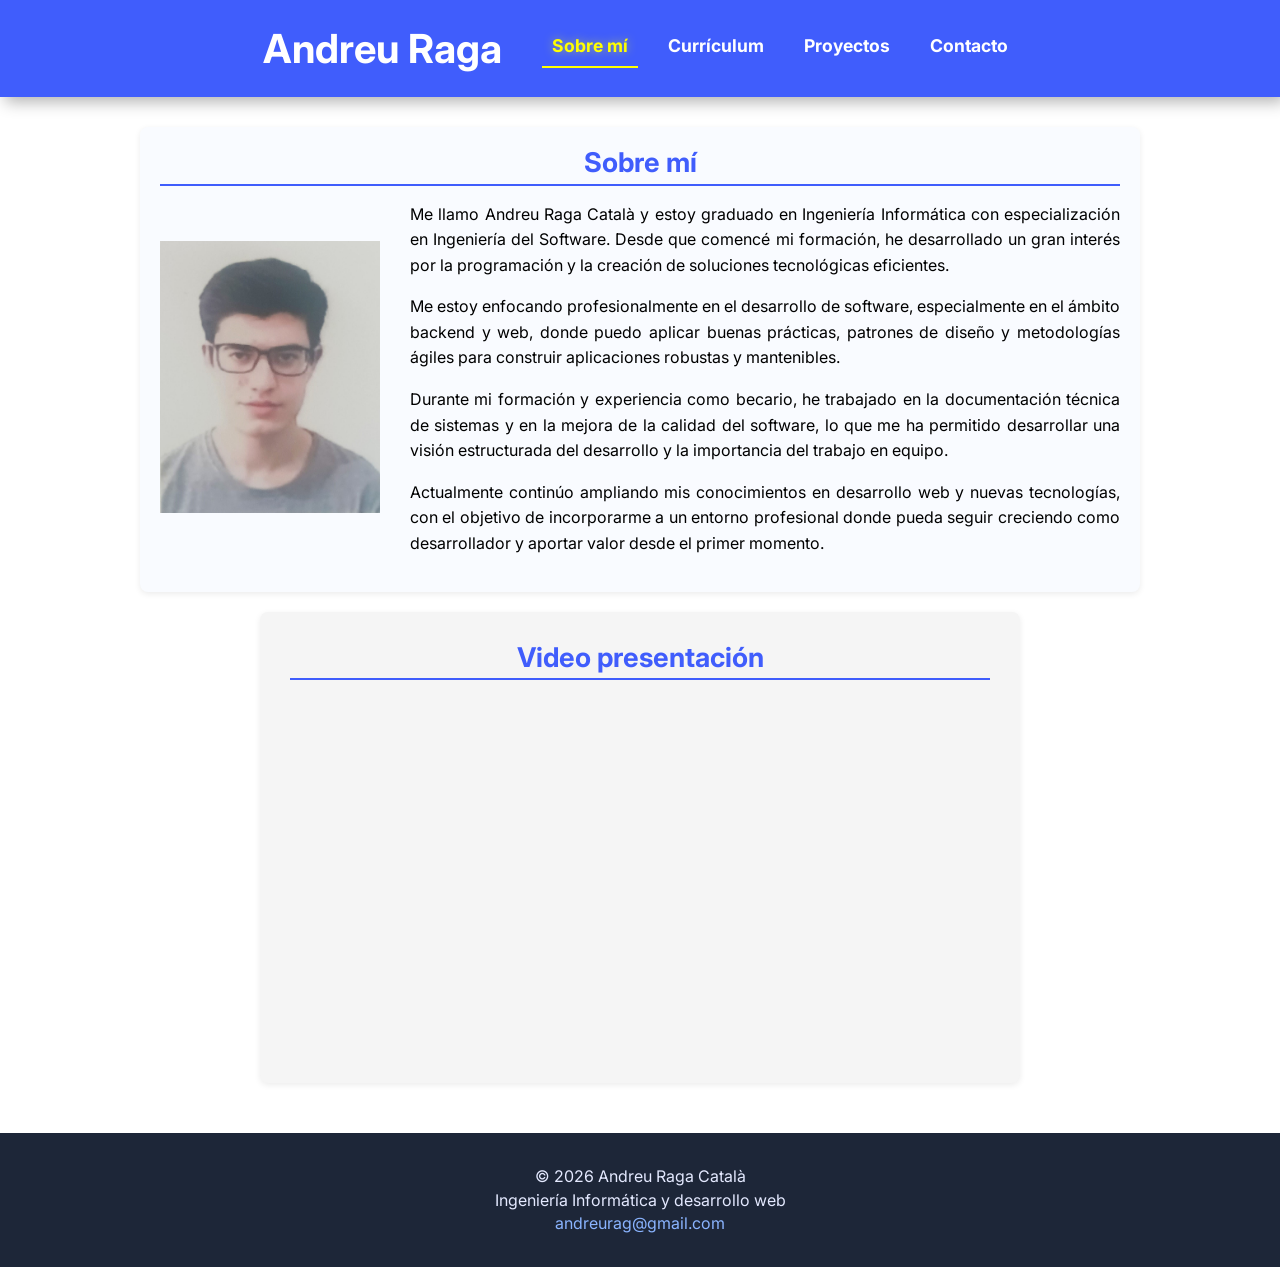
<file: index.html>
<!DOCTYPE html>
<html lang="es">
<head>
    <meta charset="UTF-8">
    <meta name="viewport" content="width=device-width, initial-scale=1.0">
    <title>AEV3 - Creación de un Website personal / profesional </title>
    <link rel="stylesheet" type="text/css" href="normalize.css">
    <script src="modernizr-custom.js"></script>
    <link rel="stylesheet" href="estilos.css">
</head>
<body>
    <header>
        <h1><a href="index.html">Andreu Raga</a></h1>
        <nav>
            <ul>
                <li><a href="index.html" class="pag-actual">Sobre mí</a></li>
                <li><a href="curriculum.html">Currículum</a></li>
                <li><a href="proyectos.html">Proyectos</a></li>
                <li><a href="contacto.html">Contacto</a></li>
            </ul>
        </nav>
    </header>

    <main>
        <section class="about-section">
            <h2>Sobre mí</h2>
            <article>
                <figure>
                    <img src="Foto tamaño carnet.jpg" alt="Foto de Andreu Raga Català">
                </figure>
                <div>
                    <p>
                        Me llamo Andreu Raga Català y estoy graduado en Ingeniería Informática con especialización en Ingeniería del Software.
                        Desde que comencé mi formación, he desarrollado un gran interés por la programación y la creación de soluciones tecnológicas eficientes.
                    </p>

                    <p>
                        Me estoy enfocando profesionalmente en el desarrollo de software, especialmente en el ámbito backend y web,
                        donde puedo aplicar buenas prácticas, patrones de diseño y metodologías ágiles para construir aplicaciones robustas y mantenibles.
                    </p>

                    <p>
                        Durante mi formación y experiencia como becario, he trabajado en la documentación técnica de sistemas y en la mejora de la calidad del software,
                        lo que me ha permitido desarrollar una visión estructurada del desarrollo y la importancia del trabajo en equipo.
                    </p>

                    <p>
                        Actualmente continúo ampliando mis conocimientos en desarrollo web y nuevas tecnologías, con el objetivo de incorporarme a un entorno profesional
                        donde pueda seguir creciendo como desarrollador y aportar valor desde el primer momento.
                    </p>
                </div>
            </article>
        </section>

        <section class="video-section">
            <h2>Video presentación</h2>
            <figure class="video-figure">
                <iframe src="https://www.youtube.com/embed/Lc0o0nvRXas?si=YIuaANtqLBgov5ND" title="Videopresentación" frameborder="0" allow="accelerometer; autoplay; clipboard-write; encrypted-media; gyroscope; picture-in-picture; web-share" referrerpolicy="strict-origin-when-cross-origin" allowfullscreen></iframe>
            </figure>
        </section>
    </main>

    <footer>
        <div>
            <p>© 2026 Andreu Raga Català</p>
            <p>Ingeniería Informática y desarrollo web</p>
            <p><a href="mailto:andreurag@gmail.com">andreurag@gmail.com</a></p>
        </div>
    </footer>
</body>
</html>
</file>
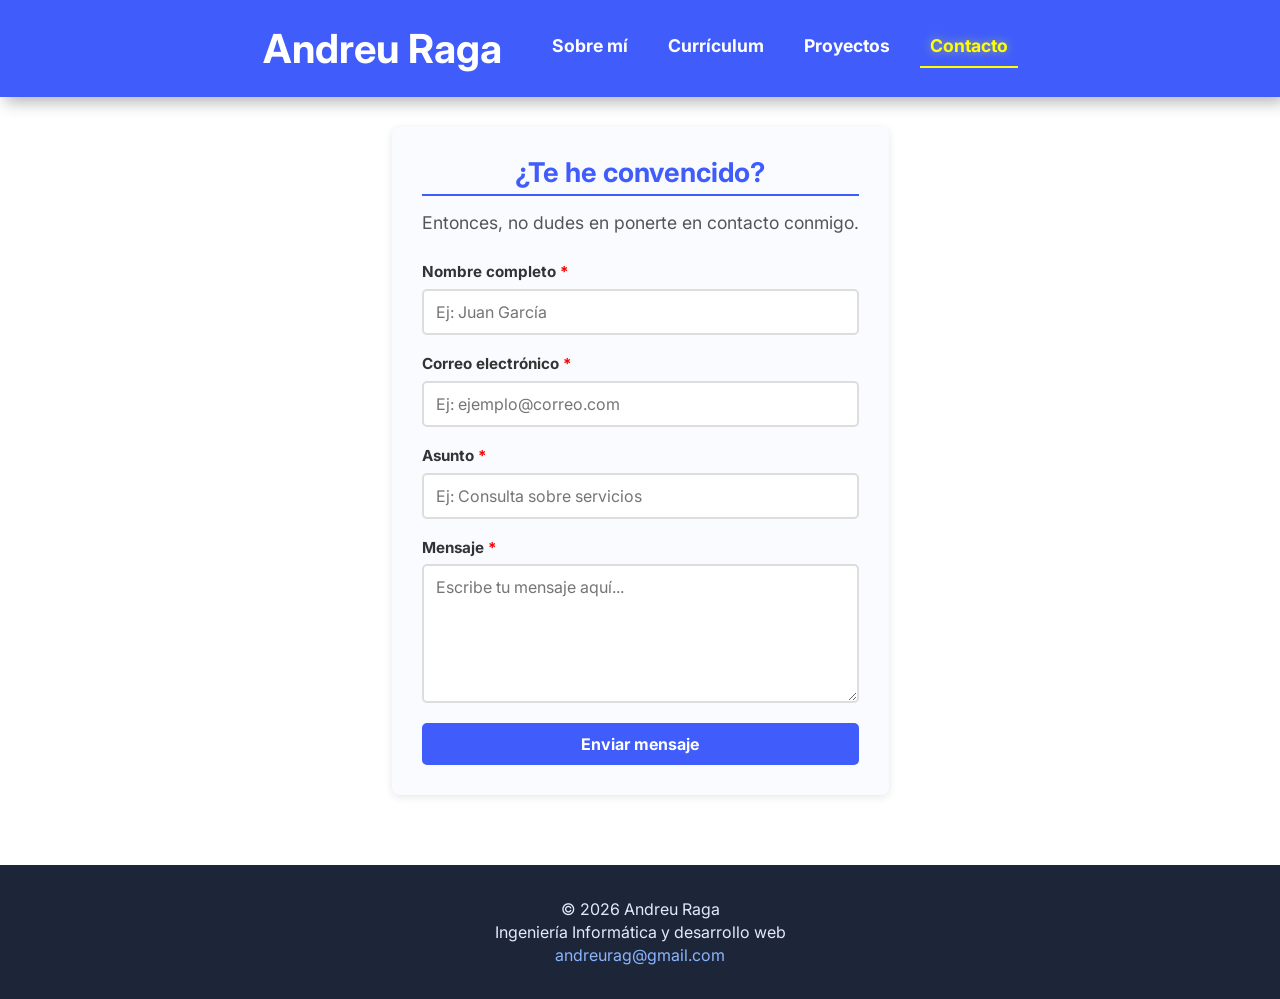
<file: contacto.html>
<!DOCTYPE html>
<html lang="es">
<head>
    <meta charset="UTF-8">
    <meta name="viewport" content="width=device-width, initial-scale=1.0">
    <title>AEV3 - Creación de un Website personal / profesional </title>
    <link rel="stylesheet" type="text/css" href="normalize.css">
    <script src="modernizr-custom.js"></script>
    <link rel="stylesheet" href="estilos.css">
</head>
<body>
    <header>
        <h1><a href="index.html">Andreu Raga</a></h1>
        <nav>
            <ul>
                <li><a href="index.html">Sobre mí</a></li>
                <li><a href="curriculum.html">Currículum</a></li>
                <li><a href="proyectos.html">Proyectos</a></li>
                <li><a href="contacto.html" class="pag-actual">Contacto</a></li>
            </ul>
        </nav>
    </header>

    <main>
        <section class="contacto-section">
            <h2>¿Te he convencido?</h2>
            <p class="intro-text">Entonces, no dudes en ponerte en contacto conmigo.</p>
            <form method="POST" action="contacto.php">
                <div class="form-group">
                    <label for="name">Nombre completo <span class="requerido">*</span></label>
                    <input id="name" type="text" name="name" placeholder="Ej: Juan García" required>
                </div>
                    
                <div class="form-group">
                    <label for="email">Correo electrónico <span class="requerido">*</span></label>
                    <input id="email" type="email" name="email" placeholder="Ej: ejemplo@correo.com" required>
                </div>

                <div class="form-group">
                    <label for="asunto">Asunto <span class="requerido">*</span></label>
                    <input id="asunto" type="text" name="asunto" placeholder="Ej: Consulta sobre servicios" required>
                </div>

                <div class="form-group">
                    <label for="message">Mensaje <span class="requerido">*</span></label>
                    <textarea id="message" name="message" placeholder="Escribe tu mensaje aquí..." rows="6" required></textarea>
                </div>

                <button type="submit">Enviar mensaje</button>
            </form>
        </section>
    </main>

    <footer>
        <div>
            <p>© 2026 Andreu Raga</p>
            <p>Ingeniería Informática y desarrollo web</p>
            <p><a href="mailto:andreurag@gmail.com">andreurag@gmail.com</a></p>
        </div>
    </footer>
</body>
</html>
</file>
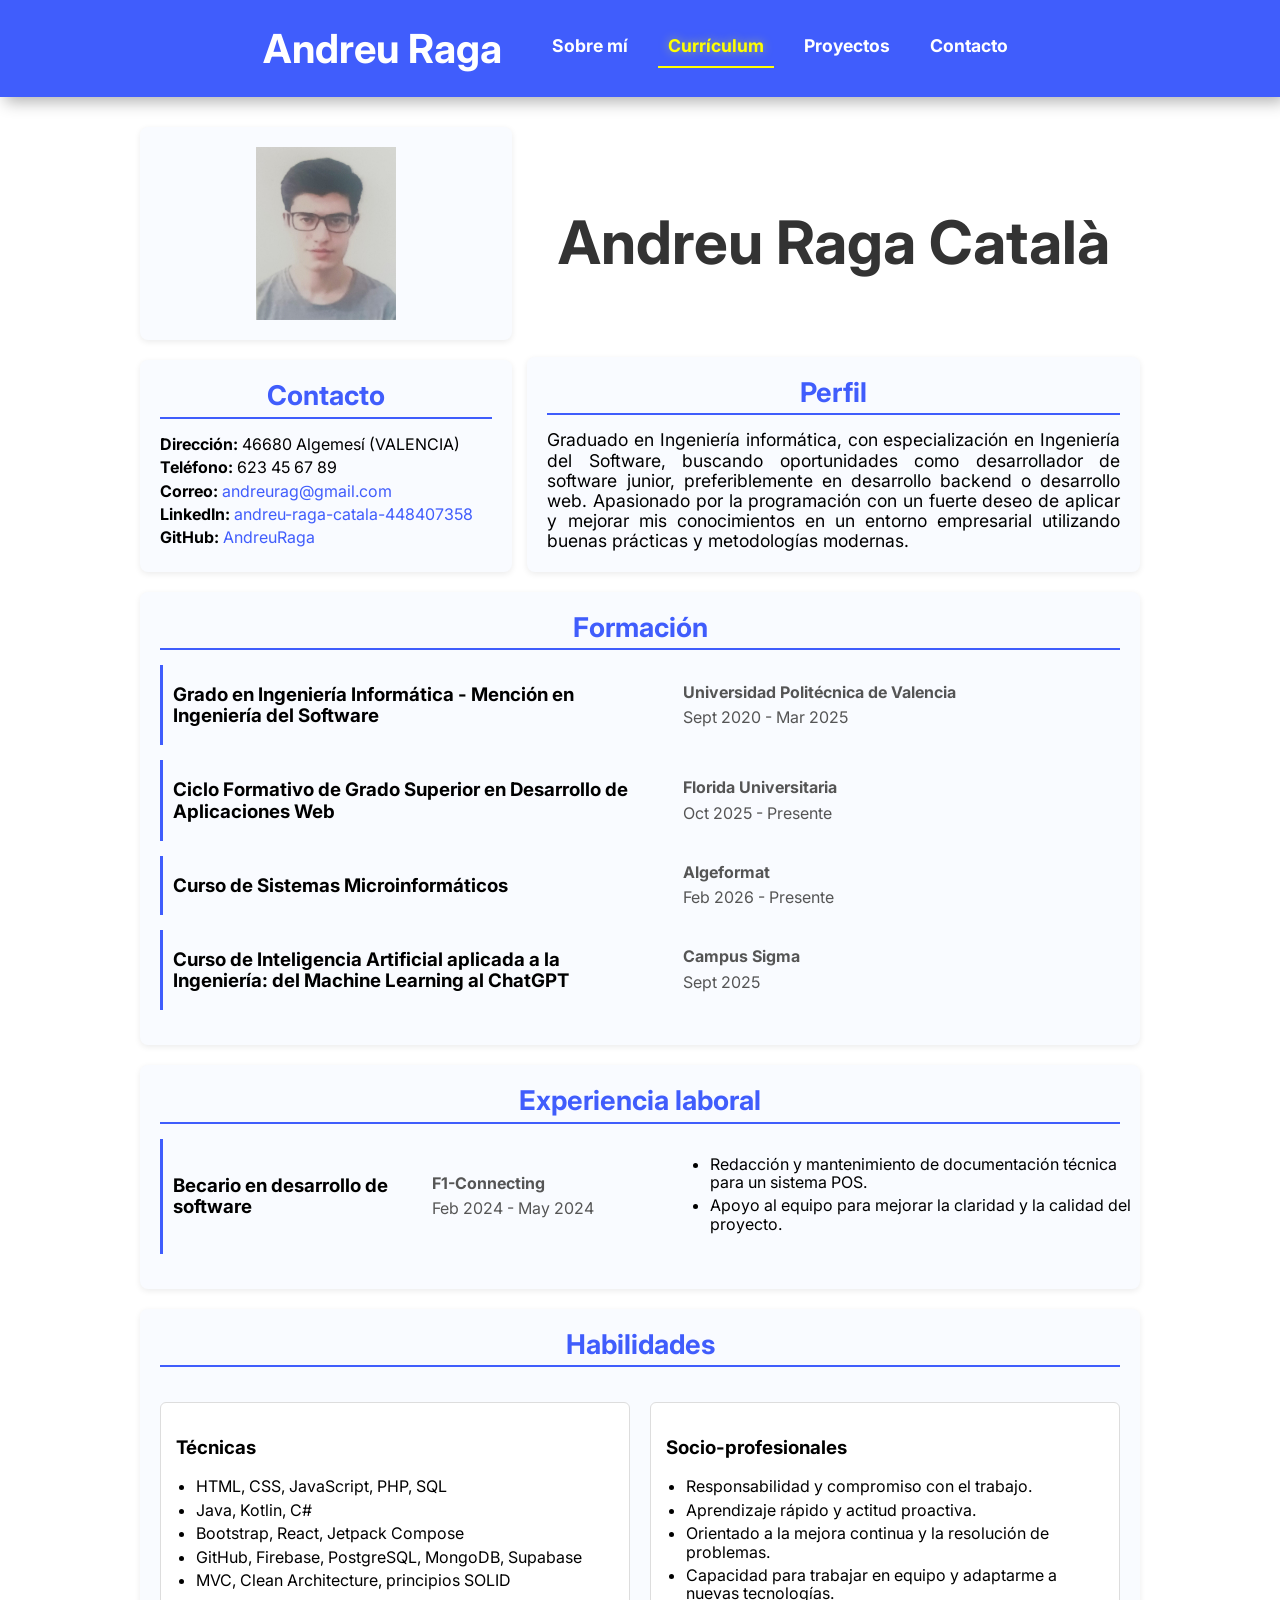
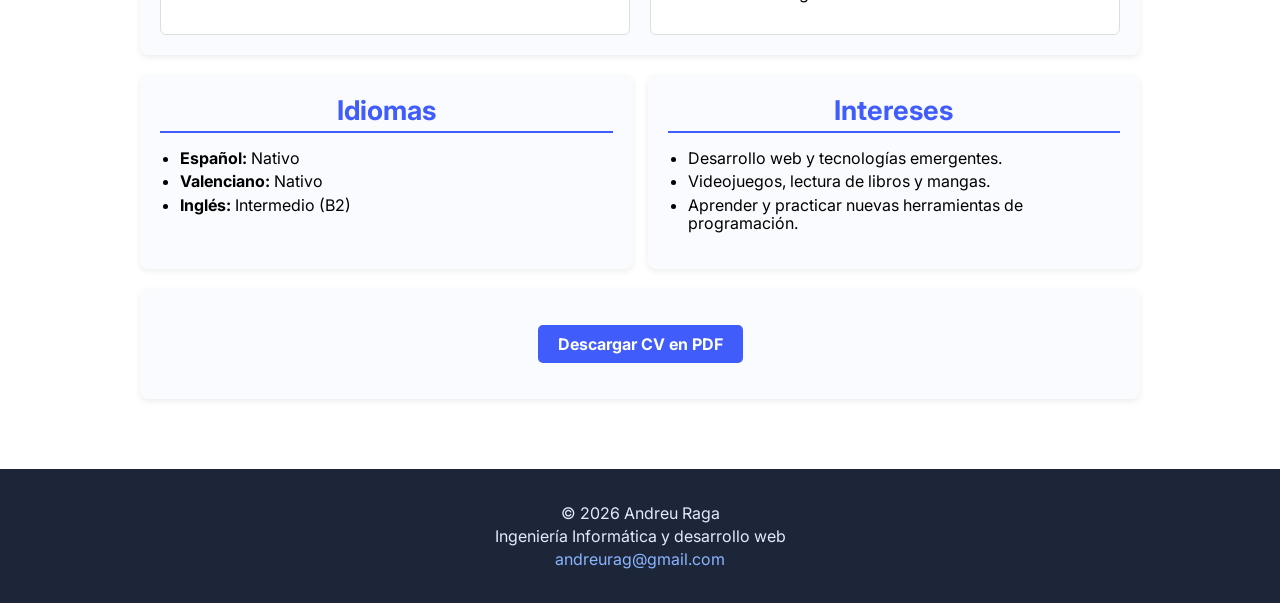
<file: curriculum.html>
<!DOCTYPE html>
<html lang="es">
<head>
    <meta charset="UTF-8">
    <meta name="viewport" content="width=device-width, initial-scale=1.0">
    <title>AEV3 - Creación de un Website personal / profesional </title>
    <link rel="stylesheet" type="text/css" href="normalize.css">
    <script src="modernizr-custom.js"></script>
    <link rel="stylesheet" href="estilos.css">
</head>
<body>
    <header>
        <h1><a href="index.html">Andreu Raga</a></h1>
        <nav>
            <ul>
                <li><a href="index.html">Sobre mí</a></li>
                <li><a href="curriculum.html" class="pag-actual">Currículum</a></li>
                <li><a href="proyectos.html">Proyectos</a></li>
                <li><a href="contacto.html">Contacto</a></li>
            </ul>
        </nav>
    </header>

    <main>
        <div id="contacto-perfil">
            <div id="foto-contacto">
                <section id="foto">
                    <figure>
                        <img src="Foto tamaño carnet.jpg" alt="Foto de Andreu Raga Català">
                    </figure>
                </section>

                <section id="contacto">
                    <h2>Contacto</h2>
                    <ul>
                        <li><strong>Dirección:</strong> 46680 Algemesí (VALENCIA)</li>
                        <li><strong>Teléfono:</strong> 623 45 67 89</li>
                        <li><strong>Correo:</strong> <a href="mailto:andreurag@gmail.com">andreurag@gmail.com</a></li>
                        <li><strong>LinkedIn:</strong> <a href="https://www.linkedin.com/in/andreu-raga-catala-448407358/" target="_blank" rel="noopener noreferrer">andreu-raga-catala-448407358</a></li>
                        <li><strong>GitHub:</strong> <a href="https://github.com/AndreuRaga" target="_blank" rel="noopener noreferrer">AndreuRaga</a></li>
                    </ul>
                </section>
            </div>
            
            <div id="nombre-perfil">
                <section id="nombre">
                    <h1>Andreu Raga Català</h1>
                </section>

                <section id="perfil">
                    <h2>Perfil</h2>
                    <p>
                        Graduado en Ingeniería informática, con especialización en Ingeniería del Software, buscando oportunidades como desarrollador de software junior, preferiblemente en desarrollo backend o desarrollo web. Apasionado por la programación con un fuerte deseo de aplicar y mejorar mis conocimientos en un entorno empresarial utilizando buenas prácticas y metodologías modernas. 
                    </p>
                </section>
            </div>
        </div>

        <section id="formacion">
            <h2>Formación</h2>
            <article>
                <h3>Grado en Ingeniería Informática - Mención en Ingeniería del Software</h3>
                <div>
                    <p>Universidad Politécnica de Valencia</p>
                    <p>Sept 2020 - Mar 2025</p>
                </div>
                
            </article>
            
            <article>
                <h3>Ciclo Formativo de Grado Superior en Desarrollo de Aplicaciones Web</h3>
                <div>
                    <p>Florida Universitaria</p>
                    <p>Oct 2025 - Presente</p>
                </div>
            </article>

             <article>
                <h3>Curso de Sistemas Microinformáticos</h3>
                <div>
                    <p>Algeformat</p>
                    <p>Feb 2026 - Presente</p>
                </div>
            </article>

            <article>
                <h3>Curso de Inteligencia Artificial aplicada a la Ingeniería: del Machine Learning al ChatGPT</h3>
                <div>
                    <p>Campus Sigma</p>
                    <p>Sept 2025</p>
                </div>
            </article>
        </section>

        <section id="experiencia">
            <h2>Experiencia laboral</h2>
            <article>
                <h3>Becario en desarrollo de software</h3>
                <div>
                    <p>F1-Connecting</p>
                    <p>Feb 2024 - May 2024</p>
                </div>
                <ul>
                    <li>Redacción y mantenimiento de documentación técnica para un sistema POS.</li>
                    <li>Apoyo al equipo para mejorar la claridad y la calidad del proyecto.</li>
                </ul>
            </article>
        </section>

        <section id="habilidades">
            <h2>Habilidades</h2>
            <div>
                <h3>Técnicas</h3>
                <ul>
                    <li>HTML, CSS, JavaScript, PHP, SQL</li>
                    <li>Java, Kotlin, C#</li>
                    <li>Bootstrap, React, Jetpack Compose</li>
                    <li>GitHub, Firebase, PostgreSQL, MongoDB, Supabase</li>
                    <li>MVC, Clean Architecture, principios SOLID</li>
                </ul>
            </div>
            <div>
                <h3>Socio-profesionales</h3>
                <ul>
                    <li>Responsabilidad y compromiso con el trabajo.</li>
                    <li>Aprendizaje rápido y actitud proactiva.</li>
                    <li>Orientado a la mejora continua y la resolución de problemas.</li>
                    <li>Capacidad para trabajar en equipo y adaptarme a nuevas tecnologías.</li>
                </ul>
            </div>
        </section>

        <div id="idiomas-intereses">
            <section id="idiomas">
                <h2>Idiomas</h2>
                <ul>
                    <li><strong>Español:</strong> Nativo</li>
                    <li><strong>Valenciano:</strong> Nativo</li>
                    <li><strong>Inglés:</strong> Intermedio (B2)</li>
                </ul>
            </section>

            <section id="intereses">
                <h2>Intereses</h2>
                <ul>
                    <li>Desarrollo web y tecnologías emergentes.</li>
                    <li>Videojuegos, lectura de libros y mangas.</li>
                    <li>Aprender y practicar nuevas herramientas de programación.</li>
                </ul>
            </section>
        </div>

        <section id="descarga-cv">
            <p><a href="https://drive.google.com/file/d/1nPdFmP-NkDYKclwys7VRAF8RqB4ftHoh/view?usp=sharing" target="_blank" rel="noopener noreferrer">Descargar CV en PDF</a></p>
        </section>
    </main>

    <footer>
        <div>
            <p>© 2026 Andreu Raga</p>
            <p>Ingeniería Informática y desarrollo web</p>
            <p><a href="mailto:andreurag@gmail.com">andreurag@gmail.com</a></p>
        </div>
    </footer>
</body>
</html>
</file>
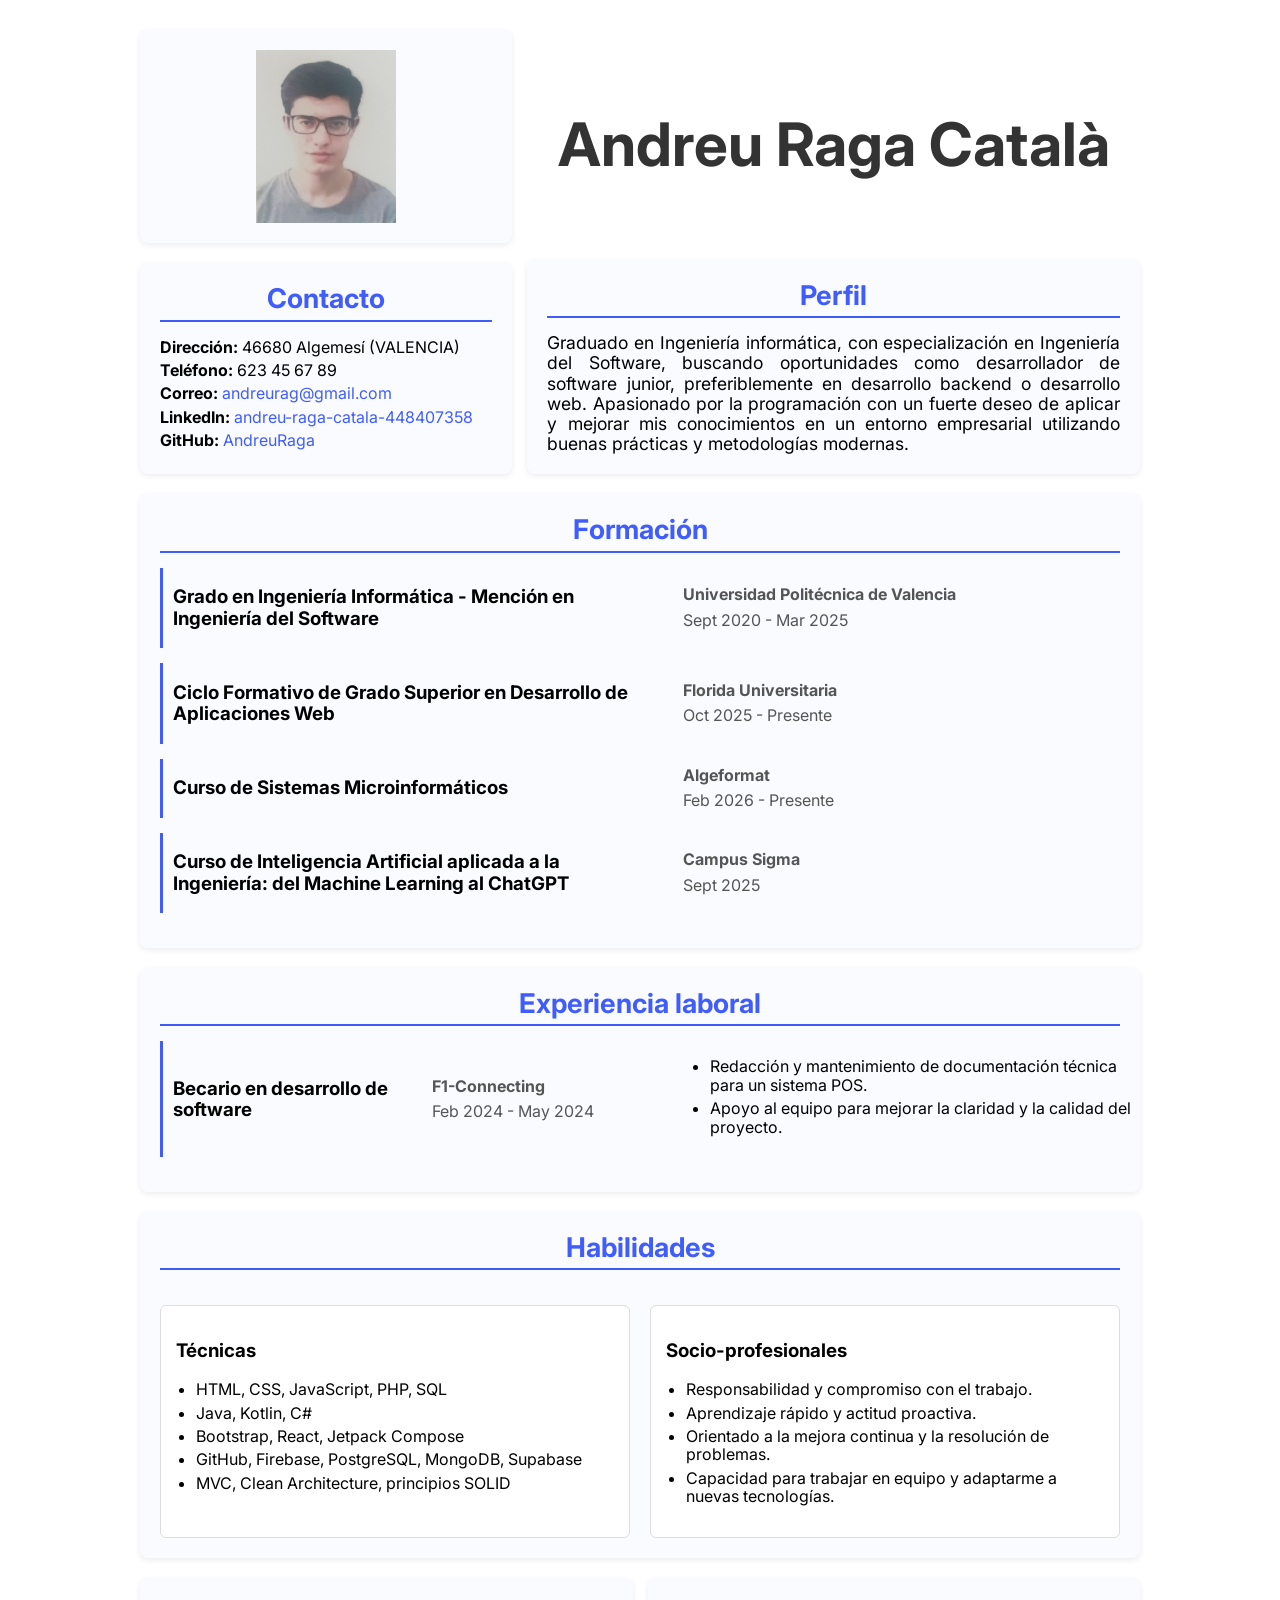
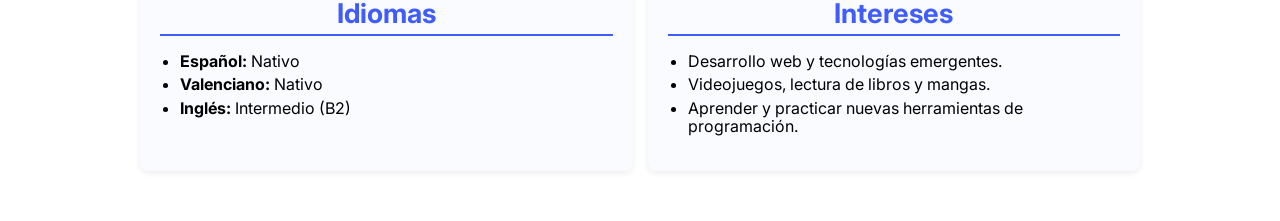
<file: cv-imprimir.html>
<!DOCTYPE html>
<html lang="es">
<head>
    <meta charset="UTF-8">
    <meta name="viewport" content="width=device-width, initial-scale=1.0">
    <title>AEV3 - Creación de un Website personal / profesional </title>
    <link rel="stylesheet" type="text/css" href="normalize.css">
    <script src="modernizr-custom.js"></script>
    <link rel="stylesheet" href="estilos.css">
</head>
<body>
   <main>
        <div id="contacto-perfil">
            <div id="foto-contacto">
                <section id="foto">
                    <figure>
                        <img src="Foto tamaño carnet.jpg" alt="Foto de Andreu Raga Català">
                    </figure>
                </section>

                <section id="contacto">
                    <h2>Contacto</h2>
                    <ul>
                        <li><strong>Dirección:</strong> 46680 Algemesí (VALENCIA)</li>
                        <li><strong>Teléfono:</strong> 623 45 67 89</li>
                        <li><strong>Correo:</strong> <a href="mailto:andreurag@gmail.com">andreurag@gmail.com</a></li>
                        <li><strong>LinkedIn:</strong> <a href="https://www.linkedin.com/in/andreu-raga-catala-448407358/" target="_blank" rel="noopener noreferrer">andreu-raga-catala-448407358</a></li>
                        <li><strong>GitHub:</strong> <a href="https://github.com/AndreuRaga" target="_blank" rel="noopener noreferrer">AndreuRaga</a></li>
                    </ul>
                </section>
            </div>
            
            <div id="nombre-perfil">
                <section id="nombre">
                    <h1>Andreu Raga Català</h1>
                </section>

                <section id="perfil">
                    <h2>Perfil</h2>
                    <p>
                        Graduado en Ingeniería informática, con especialización en Ingeniería del Software, buscando oportunidades como desarrollador de software junior, preferiblemente en desarrollo backend o desarrollo web. Apasionado por la programación con un fuerte deseo de aplicar y mejorar mis conocimientos en un entorno empresarial utilizando buenas prácticas y metodologías modernas. 
                    </p>
                </section>
            </div>
        </div>

        <section id="formacion">
            <h2>Formación</h2>
            <article>
                <h3>Grado en Ingeniería Informática - Mención en Ingeniería del Software</h3>
                <div>
                    <p>Universidad Politécnica de Valencia</p>
                    <p>Sept 2020 - Mar 2025</p>
                </div>
                
            </article>
            
            <article>
                <h3>Ciclo Formativo de Grado Superior en Desarrollo de Aplicaciones Web</h3>
                <div>
                    <p>Florida Universitaria</p>
                    <p>Oct 2025 - Presente</p>
                </div>
            </article>

             <article>
                <h3>Curso de Sistemas Microinformáticos</h3>
                <div>
                    <p>Algeformat</p>
                    <p>Feb 2026 - Presente</p>
                </div>
            </article>

            <article>
                <h3>Curso de Inteligencia Artificial aplicada a la Ingeniería: del Machine Learning al ChatGPT</h3>
                <div>
                    <p>Campus Sigma</p>
                    <p>Sept 2025</p>
                </div>
            </article>
        </section>

        <section id="experiencia">
            <h2>Experiencia laboral</h2>
            <article>
                <h3>Becario en desarrollo de software</h3>
                <div>
                    <p>F1-Connecting</p>
                    <p>Feb 2024 - May 2024</p>
                </div>
                <ul>
                    <li>Redacción y mantenimiento de documentación técnica para un sistema POS.</li>
                    <li>Apoyo al equipo para mejorar la claridad y la calidad del proyecto.</li>
                </ul>
            </article>
        </section>

        <section id="habilidades">
            <h2>Habilidades</h2>
            <div>
                <h3>Técnicas</h3>
                <ul>
                    <li>HTML, CSS, JavaScript, PHP, SQL</li>
                    <li>Java, Kotlin, C#</li>
                    <li>Bootstrap, React, Jetpack Compose</li>
                    <li>GitHub, Firebase, PostgreSQL, MongoDB, Supabase</li>
                    <li>MVC, Clean Architecture, principios SOLID</li>
                </ul>
            </div>
            <div>
                <h3>Socio-profesionales</h3>
                <ul>
                    <li>Responsabilidad y compromiso con el trabajo.</li>
                    <li>Aprendizaje rápido y actitud proactiva.</li>
                    <li>Orientado a la mejora continua y la resolución de problemas.</li>
                    <li>Capacidad para trabajar en equipo y adaptarme a nuevas tecnologías.</li>
                </ul>
            </div>
        </section>

        <div id="idiomas-intereses">
            <section id="idiomas">
                <h2>Idiomas</h2>
                <ul>
                    <li><strong>Español:</strong> Nativo</li>
                    <li><strong>Valenciano:</strong> Nativo</li>
                    <li><strong>Inglés:</strong> Intermedio (B2)</li>
                </ul>
            </section>

            <section id="intereses">
                <h2>Intereses</h2>
                <ul>
                    <li>Desarrollo web y tecnologías emergentes.</li>
                    <li>Videojuegos, lectura de libros y mangas.</li>
                    <li>Aprender y practicar nuevas herramientas de programación.</li>
                </ul>
            </section>
        </div>
    </main>
</body>
</html>
</file>
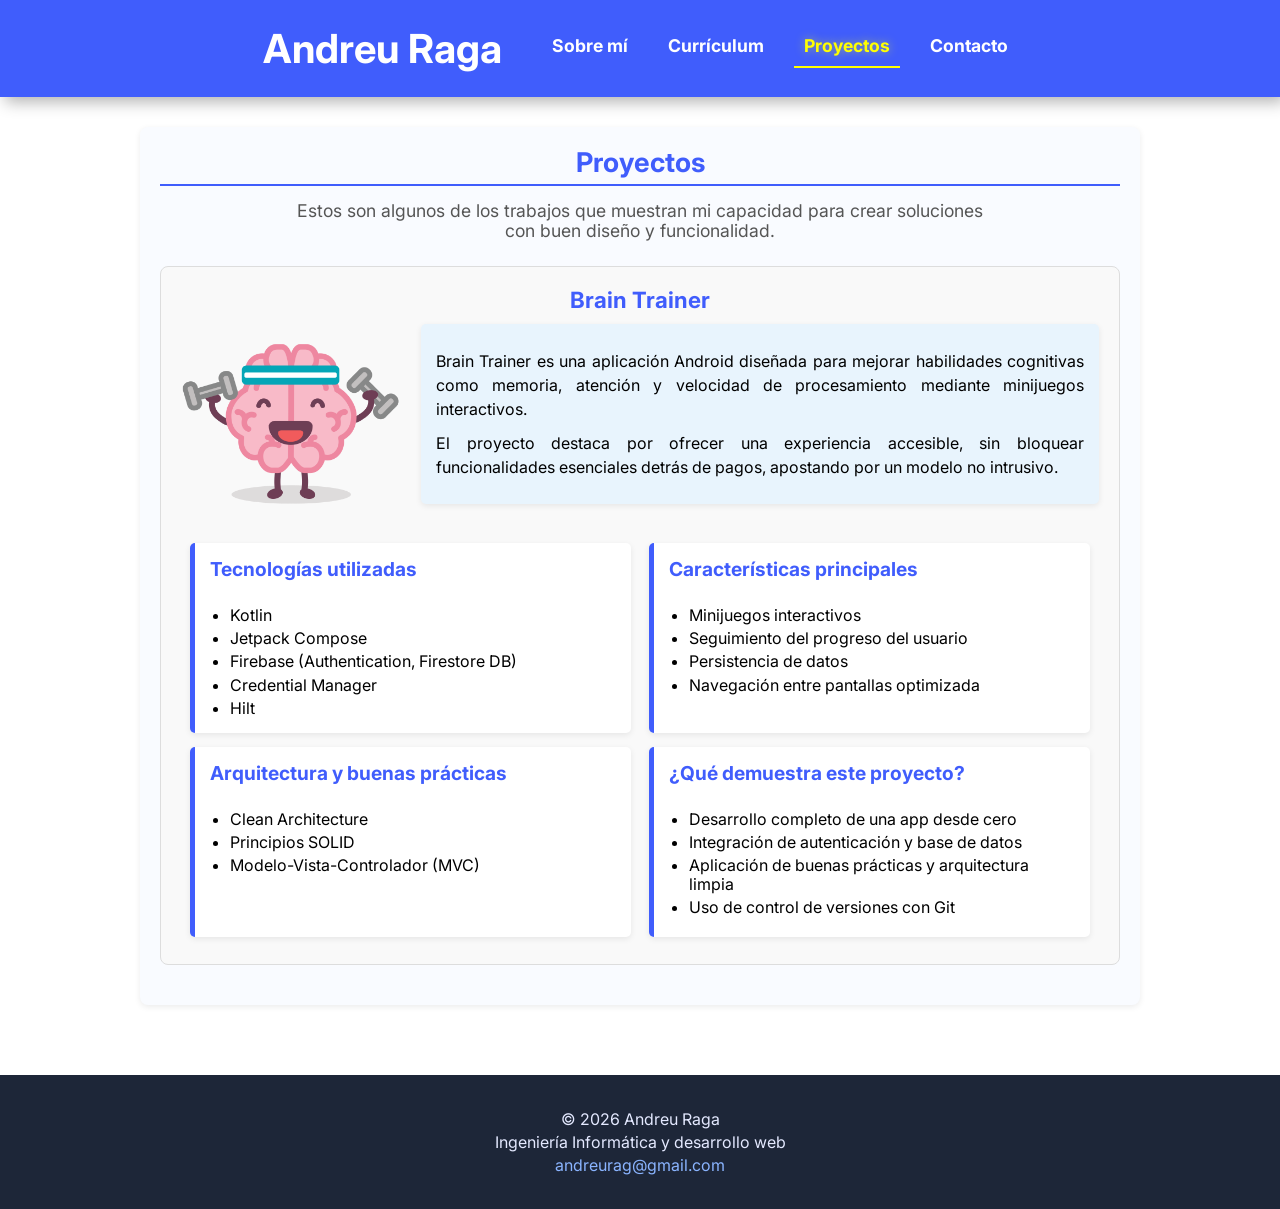
<file: proyectos.html>
<!DOCTYPE html>
<html lang="es">
<head>
    <meta charset="UTF-8">
    <meta name="viewport" content="width=device-width, initial-scale=1.0">
    <title>AEV3 - Creación de un Website personal / profesional </title>
    <link rel="stylesheet" type="text/css" href="normalize.css">
    <script src="modernizr-custom.js"></script>
    <link rel="stylesheet" href="estilos.css">
</head>
<body>
    <header>
        <h1><a href="index.html">Andreu Raga</a></h1>
        <nav>
            <ul>
                <li><a href="index.html">Sobre mí</a></li>
                <li><a href="curriculum.html">Currículum</a></li>
                <li><a href="proyectos.html" class="pag-actual">Proyectos</a></li>
                <li><a href="contacto.html">Contacto</a></li>
            </ul>
        </nav>
    </header>

    <main>
        <section>
            <h2>Proyectos</h2>
            <p class="subtitulo-seccion">Estos son algunos de los trabajos que muestran mi capacidad para crear soluciones con buen diseño y funcionalidad.</p>
            <article class="proyecto">
                <h3><a href="https://github.com/AndreuRaga/BrainTrainer" target="_blank"
                    rel="noopener noreferrer">Brain Trainer</a></h3>
                <div class="proyecto-resumen">
                    <figure>
                        <img src="Brain Trainer logo.png" alt="Logo de Brain Trainer">
                    </figure>

                    <section class="descripcion">
                        <p>
                            Brain Trainer es una aplicación Android diseñada para mejorar habilidades cognitivas como memoria,
                            atención y velocidad de procesamiento mediante minijuegos interactivos.
                        </p>

                        <p>
                            El proyecto destaca por ofrecer una experiencia accesible, sin bloquear funcionalidades esenciales
                            detrás de pagos, apostando por un modelo no intrusivo.
                        </p>
                    </section>
                </div>

                <section class="proyecto-info">
                    <h4>Tecnologías utilizadas</h4>
                    <ul>
                        <li>Kotlin</li>
                        <li>Jetpack Compose</li>
                        <li>Firebase (Authentication, Firestore DB)</li>
                        <li>Credential Manager</li>
                        <li>Hilt</li>
                    </ul>
                </section>

                <section class="proyecto-info">
                    <h4>Características principales</h4>
                    <ul>
                        <li>Minijuegos interactivos</li>
                        <li>Seguimiento del progreso del usuario</li>
                        <li>Persistencia de datos</li>
                        <li>Navegación entre pantallas optimizada</li>
                    </ul>
                </section>

                <section class="proyecto-info">
                    <h4>Arquitectura y buenas prácticas</h4>
                    <ul>
                        <li>Clean Architecture</li>
                        <li>Principios SOLID</li>
                        <li>Modelo-Vista-Controlador (MVC)</li>
                    </ul>
                </section>

                <section class="proyecto-info">
                    <h4>¿Qué demuestra este proyecto?</h4>
                    <ul>
                        <li>Desarrollo completo de una app desde cero</li>
                        <li>Integración de autenticación y base de datos</li>
                        <li>Aplicación de buenas prácticas y arquitectura limpia</li>
                        <li>Uso de control de versiones con Git</li>
                    </ul>
                </section>
            </article>
        </section>
    </main>

    <footer>
        <div>
            <p>© 2026 Andreu Raga</p>
            <p>Ingeniería Informática y desarrollo web</p>
            <p><a href="mailto:andreurag@gmail.com">andreurag@gmail.com</a></p>
        </div>
    </footer>
</body>
</html>
</file>
<file: estilos.css>
/* General */
@font-face {
    font-family: "Inter";
    src: url("fonts/Inter-VariableFont_opsz,wght.ttf");
}

body {
    font-family: "Inter", 'Arial', sans-serif;
    display: flex;
    flex-direction: column;
    min-height: 100vh;
    margin: 0;
    background-color: white;
}

/* Encabezado */
header {
    display: flex;
    align-items: center;
    justify-content: center;
    gap: 40px;
    padding: 20px;
    box-shadow: 5px 5px 15px rgba(0, 0, 0, 0.3);
    position: sticky;
    top: 0;
    background-color: rgb(64, 93, 252);
    z-index: 100;
}

h1 {
    margin: 0;
    font-size: 2.5em;
    color: #333;
}

header a {
    text-decoration: none;
    color: white;
    font-weight: bold;
}

header a:hover {
    color: yellow;
    text-shadow: 0 0 10px rgba(255, 255, 0, 0.5);
}

nav ul {
    display: flex;
    list-style: none;
    justify-content: center;
    padding: 0;
    gap: 20px;
}

nav a {
    font-size: 1.1em;
    padding: 10px;
}

nav a:hover {
    border-bottom: 2px solid yellow;
}

.pag-actual {
    color: yellow;
    text-shadow: 0 0 10px rgba(255, 255, 0, 0.5);
    border-bottom: 2px solid yellow;
}
/* Fin Encabezado */


main {
    max-width: 1000px;
    margin: 30px auto;
    padding: 0 20px;
    flex: 1;
}
/* Pie de página */
footer {
    background-color: #1d2638;
    color: #e4e9ff;
    padding: 30px 20px;
    margin-top: 20px;
    display: flex;
    justify-content: center;
    align-items: center;
}

footer div {
    text-align: center;
}

footer div p {
    margin: 0.3em 0;
}

footer a {
    color: #8ab4ff;
    text-decoration: none;
}

footer a:hover {
    color: #ffffff;
    text-decoration: underline;
}
/* Fin Pie de página */
/* Fin General */

h2 {
    font-size: 1.7rem;
    text-align: center;
}

.subtitulo-seccion {
    text-align: center;
    color: #555;
    margin: 10px auto 25px;
    font-size: 1.1rem;
    max-width: 700px;
}

/* Sobre mí */
.about-section h2 {
    margin-bottom: 0;
}

article {
    display: flex;
    gap: 30px;
    align-items: center;
}

article div p {
    text-align: justify;
    line-height: 1.6;
    margin-bottom: 15px;
}

article img {
    width: 220px;
}

figure {
    margin: 0;
}

.video-section {
    background-color: #f5f5f5;
    padding: 30px;
    width: 70%;
    margin: 0 auto;
}

.video-section h2 {
    margin-top: 0;
}

.video-figure {
    width: 90%;
    aspect-ratio: 16 / 9;
    margin: 0 auto;
}

.video-figure iframe {
    width: 100%;
    height: 100%;
}
/* Fin Sobre mí */

/* Currículum */
main section {
    margin-bottom: 20px;
    padding: 20px;
    background-color: #f9fbff;
    border-radius: 8px;
    box-shadow: 0 2px 6px rgba(0,0,0,0.08);
}

main section h2 {
    border-bottom: 2px solid rgb(64, 93, 252);
    padding-bottom: 5px;
    margin-bottom: 15px;
    margin-top: 0;
    color: rgb(64, 93, 252);
}

/* Contacto y perfil */
#contacto-perfil {
    display: inline-flex;
    gap: 15px;
    justify-content: center;
}

/* Foto */
#foto img {
    width: 140px;
    display: block;
    margin: 0 auto;
}

#foto-contacto {
    width: 450px;
}

/* Contacto */
#contacto ul {
    padding-left: 0;
    margin-bottom: 0;
}

#contacto li {
    list-style: none;
}

#contacto a {
    color: rgb(64, 93, 252);
    text-decoration: none;
}

#contacto a:hover {
    text-decoration: underline;
}

/* Nombre y perfil */
#nombre-perfil {
    display: flex;
  flex-direction: column;
  justify-content: space-between;
}

/*Nombre*/
#nombre {
    text-align: center;
    background-color: white;
    box-shadow: none;
    font-size: 1.5rem;
    margin:auto 0;
}

/* Perfil */
#perfil p {
    text-align: justify;
    font-size: 1.1rem;
    max-width: 700px;
    margin: 0 auto;
}

/* Formación y experiencia */
#formacion article,
#experiencia article {
    margin-bottom: 15px;
    padding-left: 10px;
    border-left: 3px solid rgb(64, 93, 252);
    width: 100%;
}

#formacion h3 {
    width: 50%;
}

#experiencia h3, #experiencia div {
    width: 32%;
}

#formacion p,
#experiencia p {
    margin: 0;
    color: #555;
}

#formacion p:first-child,
#experiencia p:first-child {
    font-weight: bold;
}

/* Listas */
ul {
    padding-left: 20px;
}

li {
    margin-bottom: 5px;
}

/* Habilidades en columnas */
#habilidades {
    display: flex;
    gap: 20px;
    flex-wrap: wrap;
}

#habilidades h2 {
    width: 100%;
}

#habilidades > div {
    flex: 1;
    min-width: 250px;
    background-color: #ffffff;
    padding: 15px;
    border-radius: 6px;
    border: 1px solid #ddd;
}

/* Idiomas e intereses */
#idiomas-intereses {
    display: inline-flex;
    gap: 15px;
    justify-content: center;
    width: 100%;
}

#idiomas-intereses section {
    width: 50%;
}

/* Botón descarga */
#descarga-cv {
    text-align: center;
}

#descarga-cv a {
    display: inline-block;
    background-color: rgb(64, 93, 252);
    color: white;
    padding: 10px 20px;
    border-radius: 5px;
    text-decoration: none;
    font-weight: bold;
}

#descarga-cv a:hover {
    background-color: rgb(50, 70, 200);
    box-shadow: 0 4px 12px rgba(64, 93, 252, 0.4);
}
/* Fin Currículum */

/* Proyectos */
.proyecto {
    display: block;
    gap: 20px;
    padding: 20px;
    border: 1px solid #ddd;
    border-radius: 8px;
    background-color: #f9f9f9;
    margin-bottom: 20px;
    text-align: center;
}

.proyecto h3 {
    text-align: center;
    margin: 0;
    font-size: 1.4rem;
}

.proyecto h3 a,
.proyecto h3 a:visited {
    color: rgb(64, 93, 252);
    text-decoration: none;
}

.proyecto h3 a:hover {
    color: rgb(50, 70, 200);
    text-decoration: underline;
}

.proyecto-resumen {
    display: flex;
    align-items: center;
    justify-content: center;
    gap: 20px;
    flex-wrap: wrap;
}

.proyecto figure {
    text-align: center;
    flex: 0 0 auto;
}

.descripcion {
    background-color: #e8f4fd;
    padding: 15px;
    border-radius: 5px;
    flex: 1;
    min-width: 260px;
}

.descripcion p {
    margin: 10px 0;
    line-height: 1.5;
}

.proyecto-info {
    display: inline-block;
    vertical-align: top;
    width: 48%;
    min-width: 260px;
    height: 190px;
    background-color: #fff;
    padding: 15px;
    border-radius: 5px;
    border-left: 5px solid rgb(64, 93, 252);
    box-sizing: border-box;
    margin: 7px;
    text-align: left;
}

.proyecto-info h4 {
    margin-top: 0;
    color: rgb(64, 93, 252);
    font-size: 1.2em;
}

.proyecto-info ul {
    list-style-type: disc;
    padding-left: 20px;
}

.proyecto-info li {
    margin: 5px 0;
}
/* Fin Proyectos */

/* Contacto */
.contacto-section {
    padding: 30px;
    border-radius: 8px;
    box-shadow: 0 2px 8px rgba(0, 0, 0, 0.1);
}

.intro-text {
    text-align: center;
    color: #555;
    margin-bottom: 30px;
    font-size: 1.1rem;
}

form {
    max-width: 600px;
    margin: 0 auto;
}

.form-group {
    margin-bottom: 20px;
    display: flex;
    flex-direction: column;
}

form label {
    font-weight: bold;
    margin-bottom: 8px;
    color: #333;
    font-size: 0.95rem;
}

form input,
form textarea {
    padding: 12px;
    border: 2px solid #ddd;
    border-radius: 5px;
    font-size: 1rem;
}

form input:focus,
form textarea:focus {
    outline: none;
    border-color: rgb(64, 93, 252);
    box-shadow: 0 0 8px rgba(64, 93, 252, 0.3);
}

form textarea {
    resize: vertical;
}

button {
    background-color: rgb(64, 93, 252);
    color: white;
    padding: 12px 30px;
    border: none;
    border-radius: 5px;
    font-size: 1rem;
    font-weight: bold;
    cursor: pointer;
    width: 100%;
}

button:hover {
    background-color: rgb(50, 70, 200);
    box-shadow: 0 4px 12px rgba(64, 93, 252, 0.4);
}

.requerido {
    color: red;
}
/* Fin Contacto */
</file>
